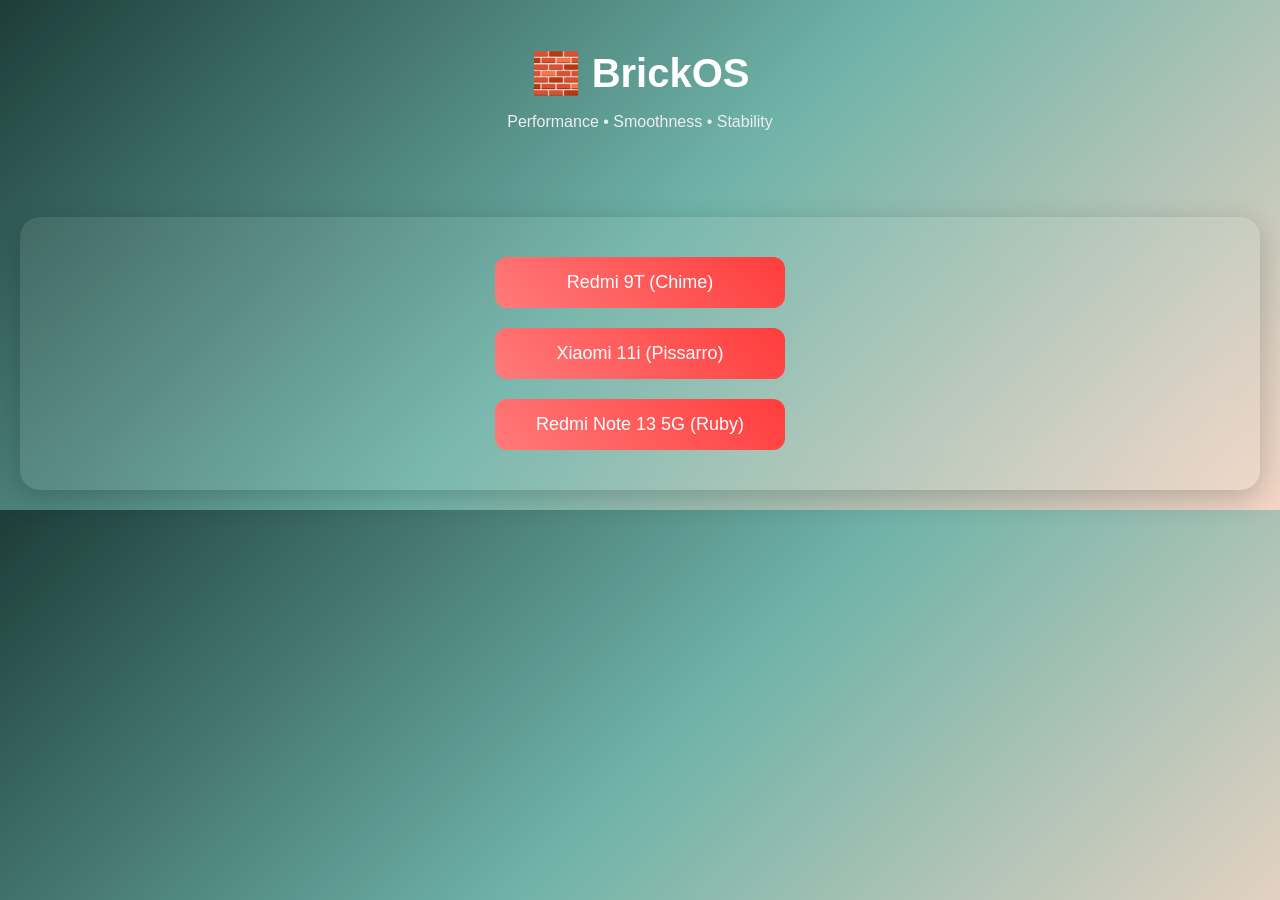
<file: Index.html>
<!DOCTYPE html>
<html lang="en">
<head>
<meta charset="UTF-8">
<title>BrickOS</title>

<style>
body {
  margin: 0;
  font-family: 'Segoe UI', sans-serif;
  background: linear-gradient(135deg, #1c3d3a, #6fb3a8, #f5d6c6);
  color: white;
  overflow-x: hidden;
}

/* Glass effect */
.glass {
  backdrop-filter: blur(20px);
  background: rgba(255,255,255,0.08);
  border-radius: 20px;
  padding: 20px;
  box-shadow: 0 8px 30px rgba(0,0,0,0.2);
}

/* Header */
header {
  text-align: center;
  padding: 50px 20px;
  animation: fadeDown 1s ease;
}

header h1 {
  font-size: 40px;
  margin: 0;
}

header p {
  color: #eee;
}

/* Buttons */
.btn {
  display: block;
  margin: 20px auto;
  width: 260px;
  padding: 15px;
  text-decoration: none;
  color: white;
  border-radius: 12px;
  text-align: center;
  font-size: 18px;
  transition: 0.3s;
  background: linear-gradient(45deg, #ff7a7a, #ff3c3c);
}

.btn:hover {
  transform: scale(1.05);
  box-shadow: 0 0 20px rgba(255,80,80,0.6);
}

/* Animations */
@keyframes fadeDown {
  from {opacity:0; transform: translateY(-40px);}
  to {opacity:1; transform: translateY(0);}
}
</style>
</head>

<body>

<header>
  <h1>🧱 BrickOS</h1>
  <p>Performance • Smoothness • Stability</p>
</header>

<div class="glass" style="margin:20px;">
  <a href="9t.html" class="btn">Redmi 9T (Chime)</a>
  <a href="11i.html" class="btn">Xiaomi 11i (Pissarro)</a>
  <a href="n13.html" class="btn">Redmi Note 13 5G (Ruby)</a>
</div>

</body>
</html>
</file>
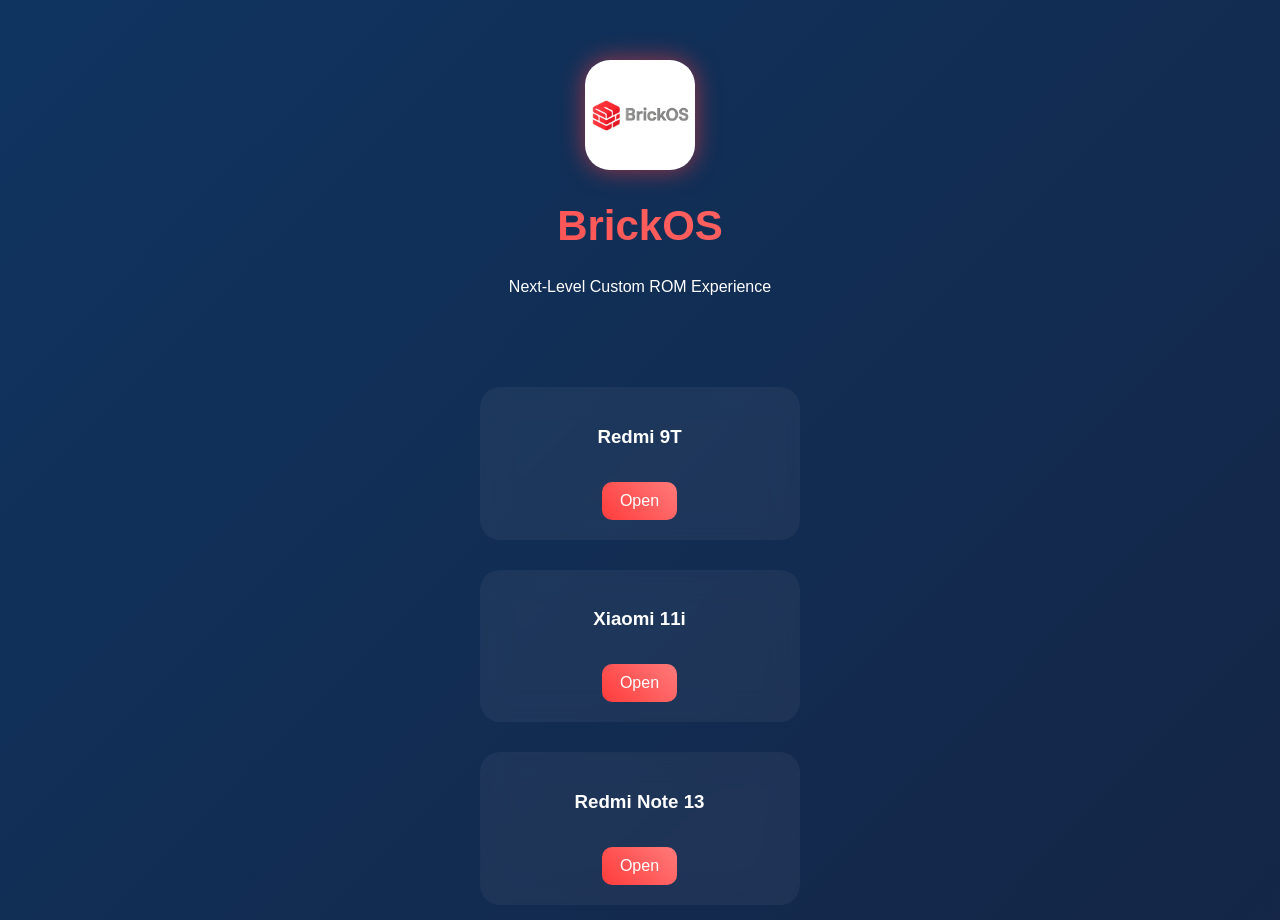
<file: index.html>
<!DOCTYPE html>
<html lang="en">
<head>
<meta charset="UTF-8">
<title>BrickOS</title>

<style>
body {
  margin: 0;
  font-family: 'Segoe UI', sans-serif;
  background: linear-gradient(-45deg, #0f0f0f, #1a1a2e, #16213e, #0f3460);
  background-size: 400% 400%;
  animation: gradientBG 10s ease infinite;
  color: white;
  overflow-x: hidden;
}

/* Background animation */
@keyframes gradientBG {
  0% {background-position: 0% 50%;}
  50% {background-position: 100% 50%;}
  100% {background-position: 0% 50%;}
}

/* PAGE TRANSITION STATES */
body.exit {
  transform: translateX(-100px) scale(0.95);
  opacity: 0;
  filter: blur(8px);
  transition: all 0.5s ease;
}

/* OVERLAY */
.overlay {
  position: fixed;
  top:0;
  left:0;
  width:100%;
  height:100%;
  background: #0f0f0f;
  opacity: 0;
  pointer-events: none;
  transition: 0.4s;
  z-index: 999;
}

.overlay.active {
  opacity: 1;
}

/* HEADER */
header {
  text-align: center;
  padding: 60px 20px;
}

/* LOGO */
.logo {
  width: 110px;
  border-radius: 25px;
  box-shadow: 0 0 25px rgba(255,60,60,0.6);
}

/* TITLE */
header h1 {
  font-size: 42px;
  background: linear-gradient(45deg, #ff3c3c, #ff7a7a);
  -webkit-background-clip: text;
  -webkit-text-fill-color: transparent;
}

/* CARDS */
.container {
  display: flex;
  flex-direction: column;
  align-items: center;
}

.card {
  width: 280px;
  margin: 15px;
  padding: 20px;
  border-radius: 20px;
  backdrop-filter: blur(15px);
  background: rgba(255,255,255,0.05);
  text-align: center;
  transition: 0.3s;
}

.card:hover {
  transform: translateY(-10px) scale(1.03);
  box-shadow: 0 0 25px rgba(255,60,60,0.6);
}

.btn {
  display: inline-block;
  margin-top: 15px;
  padding: 10px 18px;
  background: linear-gradient(45deg, #ff3c3c, #ff7a7a);
  border-radius: 10px;
  text-decoration: none;
  color: white;
}
</style>
</head>

<body>

<div class="overlay" id="overlay"></div>

<header>
  <img src="Images/logo.jpg" class="logo">
  <h1>BrickOS</h1>
  <p>Next-Level Custom ROM Experience</p>
</header>

<div class="container">

  <div class="card">
    <h3>Redmi 9T</h3>
    <a href="9t.html" class="btn nav">Open</a>
  </div>

  <div class="card">
    <h3>Xiaomi 11i</h3>
    <a href="11i.html" class="btn nav">Open</a>
  </div>

  <div class="card">
    <h3>Redmi Note 13</h3>
    <a href="n13.html" class="btn nav">Open</a>
  </div>

</div>

<script>
const overlay = document.getElementById("overlay");

document.querySelectorAll(".nav").forEach(link => {
  link.addEventListener("click", function(e) {
    e.preventDefault();
    const url = this.href;

    overlay.classList.add("active");
    document.body.classList.add("exit");

    setTimeout(() => {
      window.location.href = url;
    }, 450);
  });
});
</script>

</body>
</html>
</file>
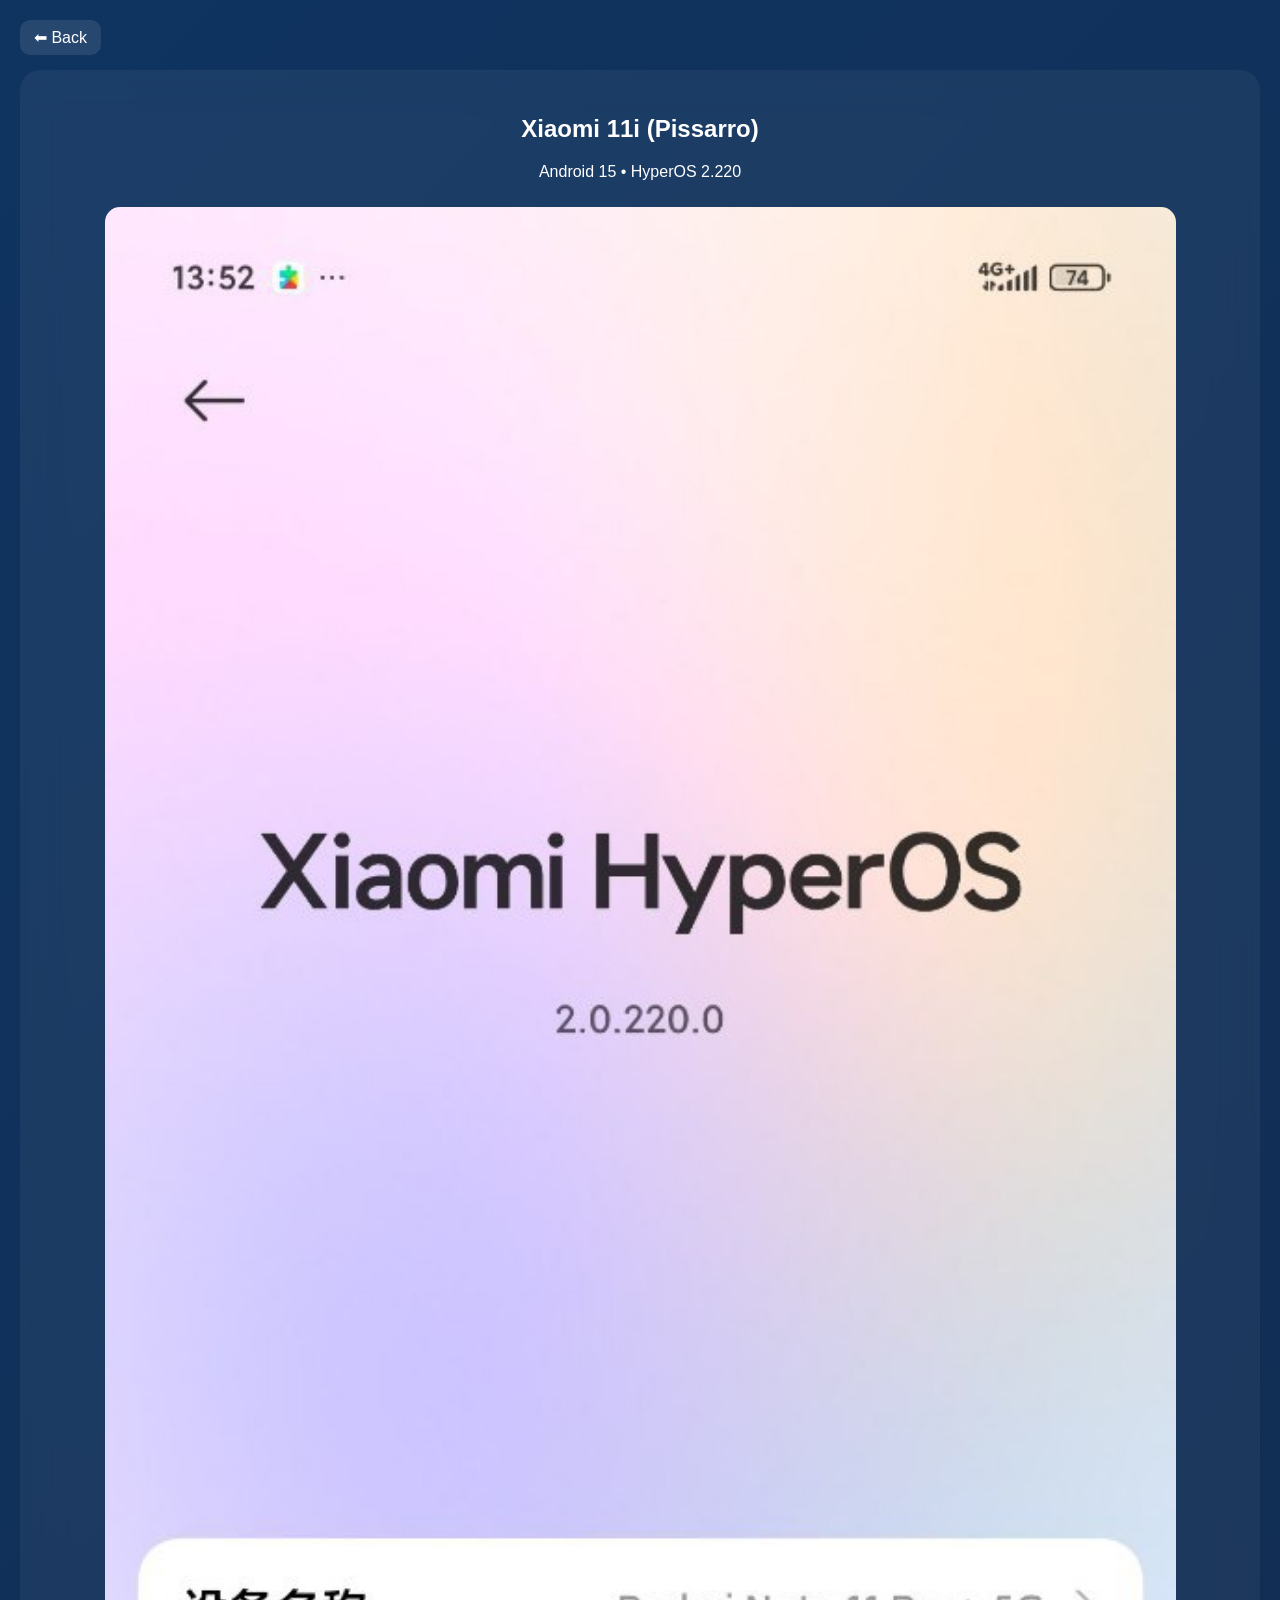
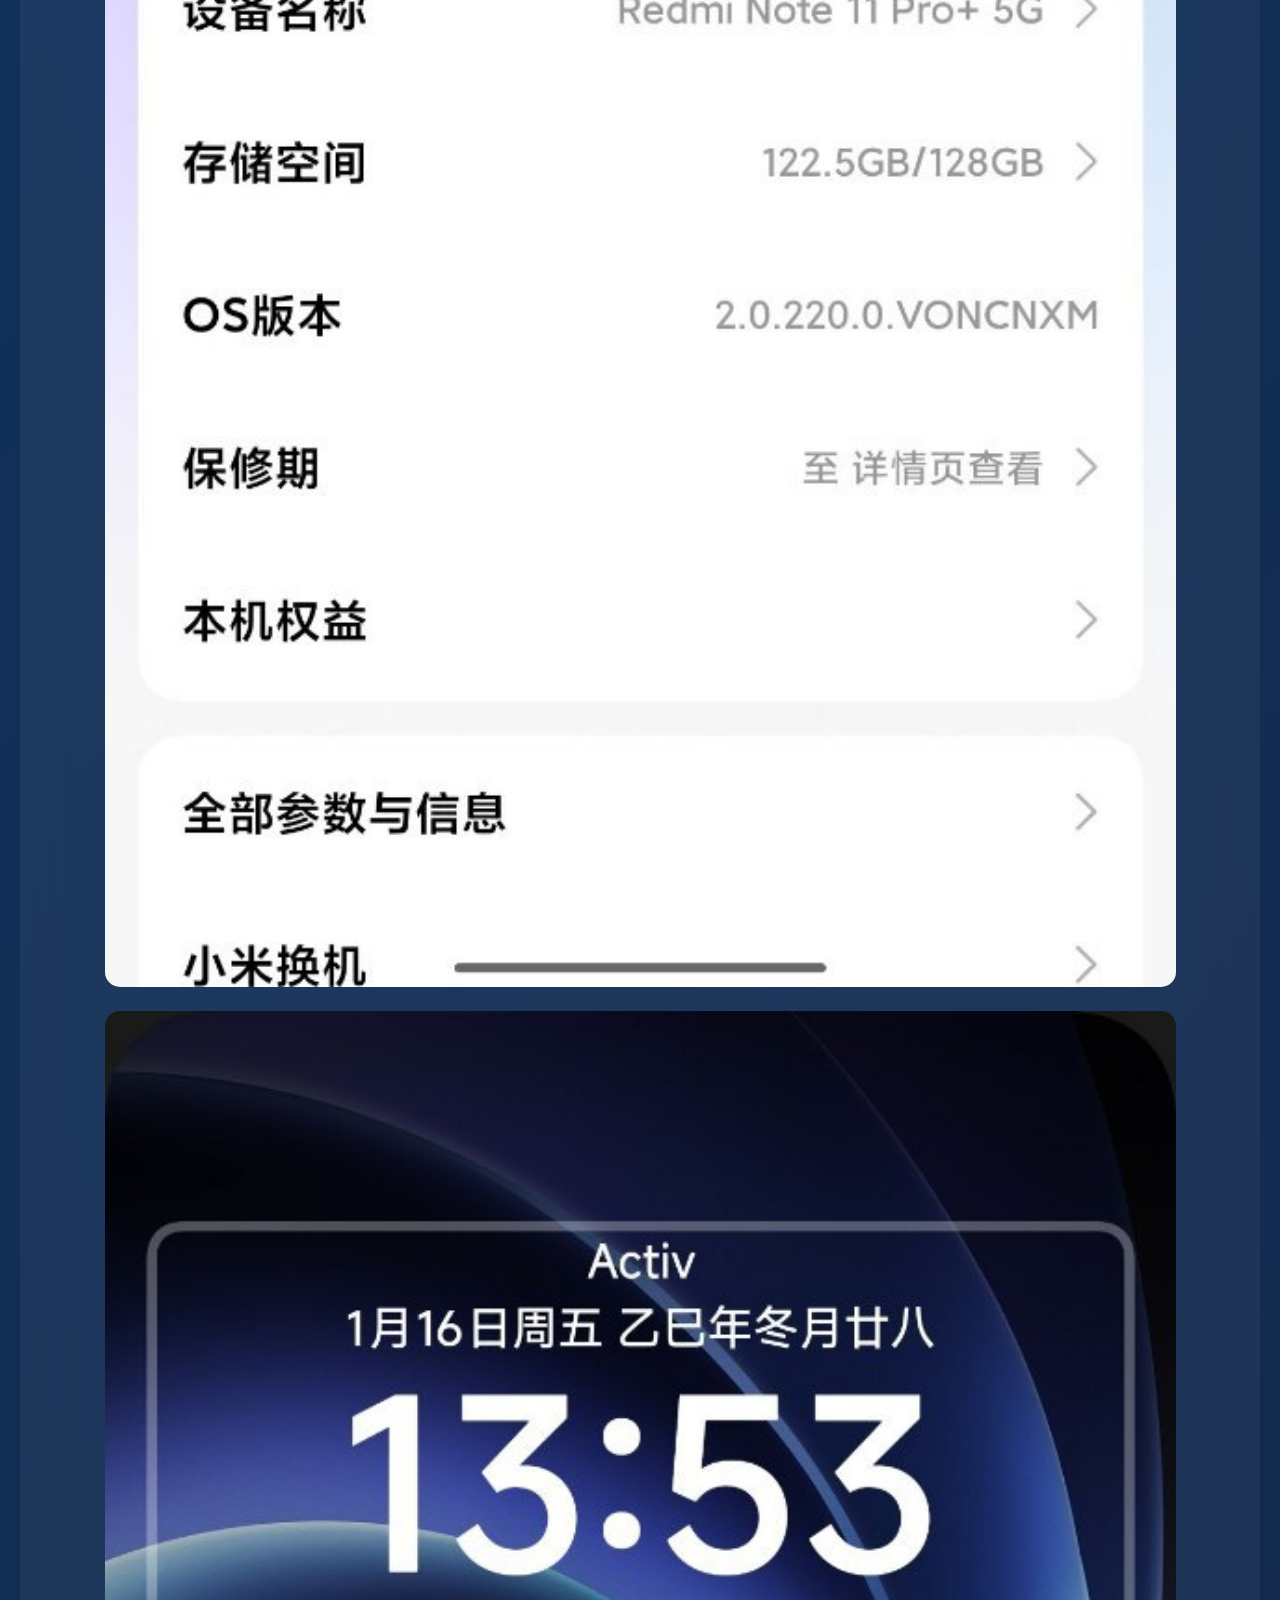
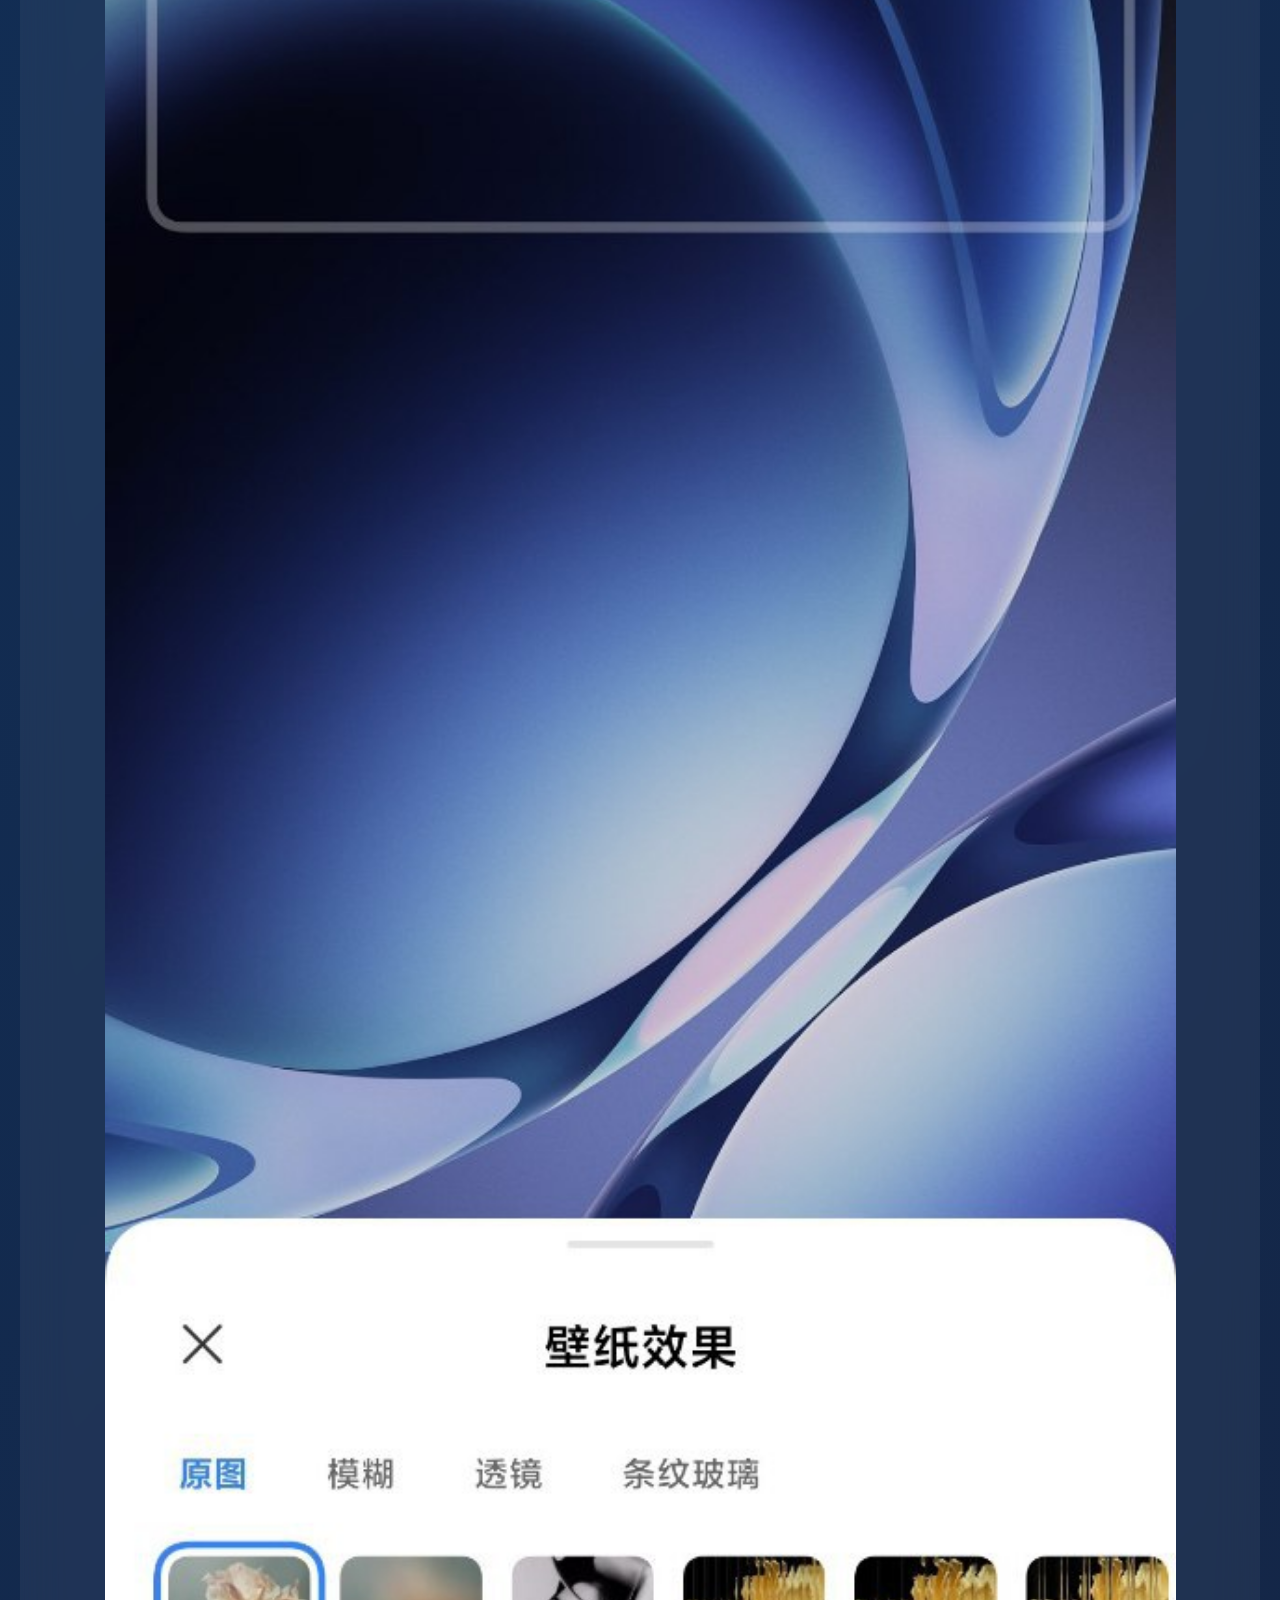
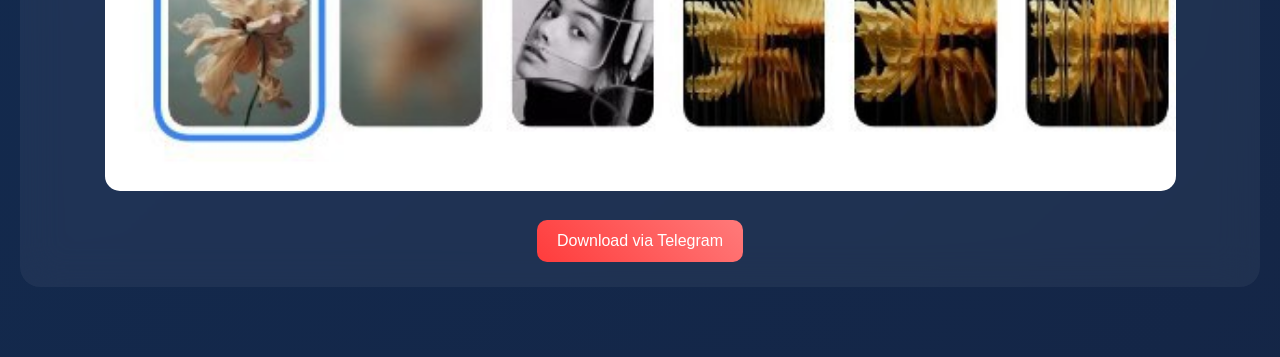
<file: 11i.html>
<!DOCTYPE html>
<html lang="en">
<head>
<meta charset="UTF-8">
<title>BrickOS - Xiaomi 11i</title>

<style>
body {
  margin: 0;
  font-family: 'Segoe UI', sans-serif;
  background: linear-gradient(-45deg, #0f0f0f, #1a1a2e, #16213e, #0f3460);
  background-size: 400% 400%;
  animation: gradientBG 10s ease infinite;
  color: white;
}

@keyframes gradientBG {
  0% {background-position: 0% 50%;}
  50% {background-position: 100% 50%;}
  100% {background-position: 0% 50%;}
}

.back {
  position: absolute;
  top: 20px;
  left: 20px;
  text-decoration: none;
  color: white;
  padding: 8px 14px;
  border-radius: 10px;
  background: rgba(255,255,255,0.1);
  backdrop-filter: blur(10px);
}

.container {
  padding: 70px 20px;
  text-align: center;
}

.card {
  backdrop-filter: blur(20px);
  background: rgba(255,255,255,0.05);
  border-radius: 20px;
  padding: 25px;
  animation: fadeUp 1s ease;
}

.rom-img {
  width: 90%;
  border-radius: 15px;
  margin: 10px 0;
  transition: 0.3s;
}

.rom-img:hover {
  transform: scale(1.05);
}

.btn {
  display: inline-block;
  margin-top: 15px;
  padding: 12px 20px;
  background: linear-gradient(45deg, #ff3c3c, #ff7a7a);
  border-radius: 10px;
  text-decoration: none;
  color: white;
}

@keyframes fadeUp {
  from {opacity:0; transform: translateY(40px);}
  to {opacity:1; transform: translateY(0);}
}
</style>
</head>

<body>

<a href="index.html" class="back">⬅ Back</a>

<div class="container">
  <div class="card">
    <h2>Xiaomi 11i (Pissarro)</h2>
    <p>Android 15 • HyperOS 2.220</p>

    <img src="Images/11i_1.jpg" class="rom-img">
    <img src="Images/11i_2.jpg" class="rom-img">

    <a href="https://t.me/BrickOS_team/211" class="btn">Download via Telegram</a>
  </div>
</div>

</body>
</html>
</file>
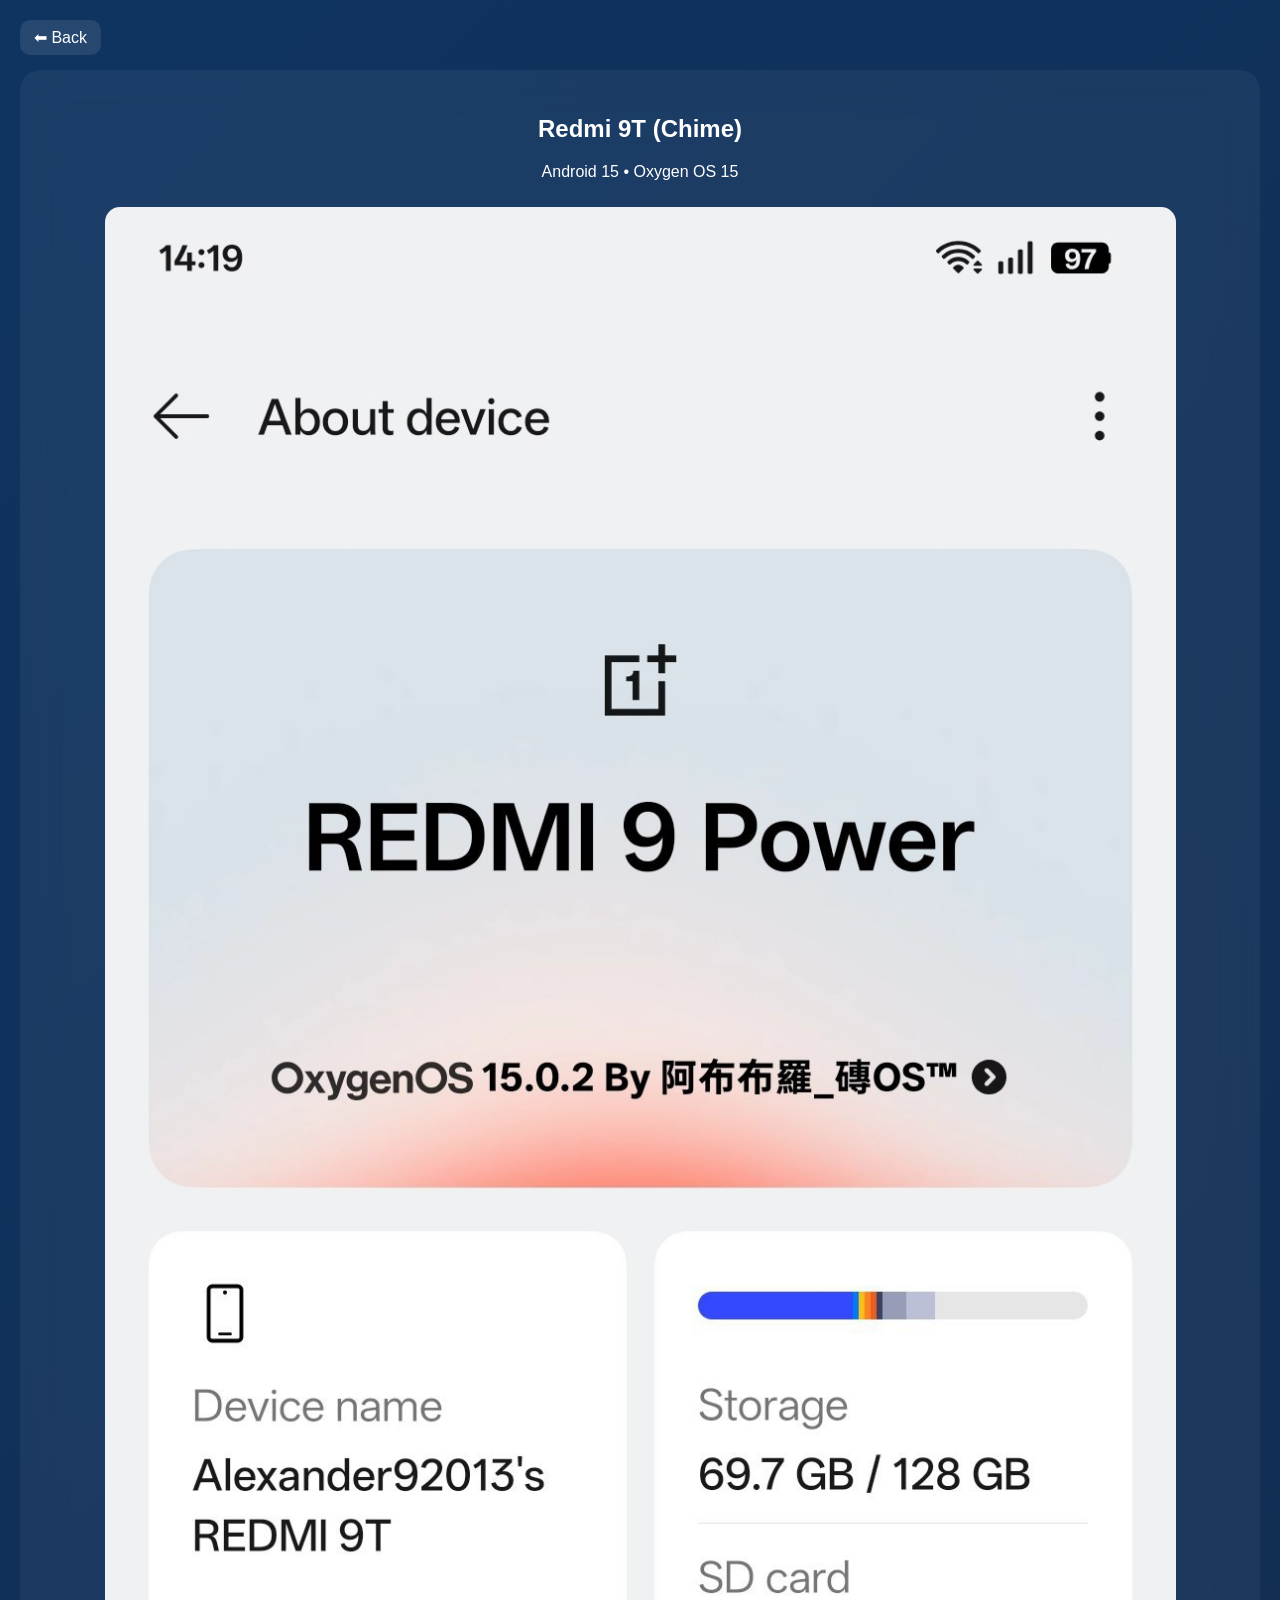
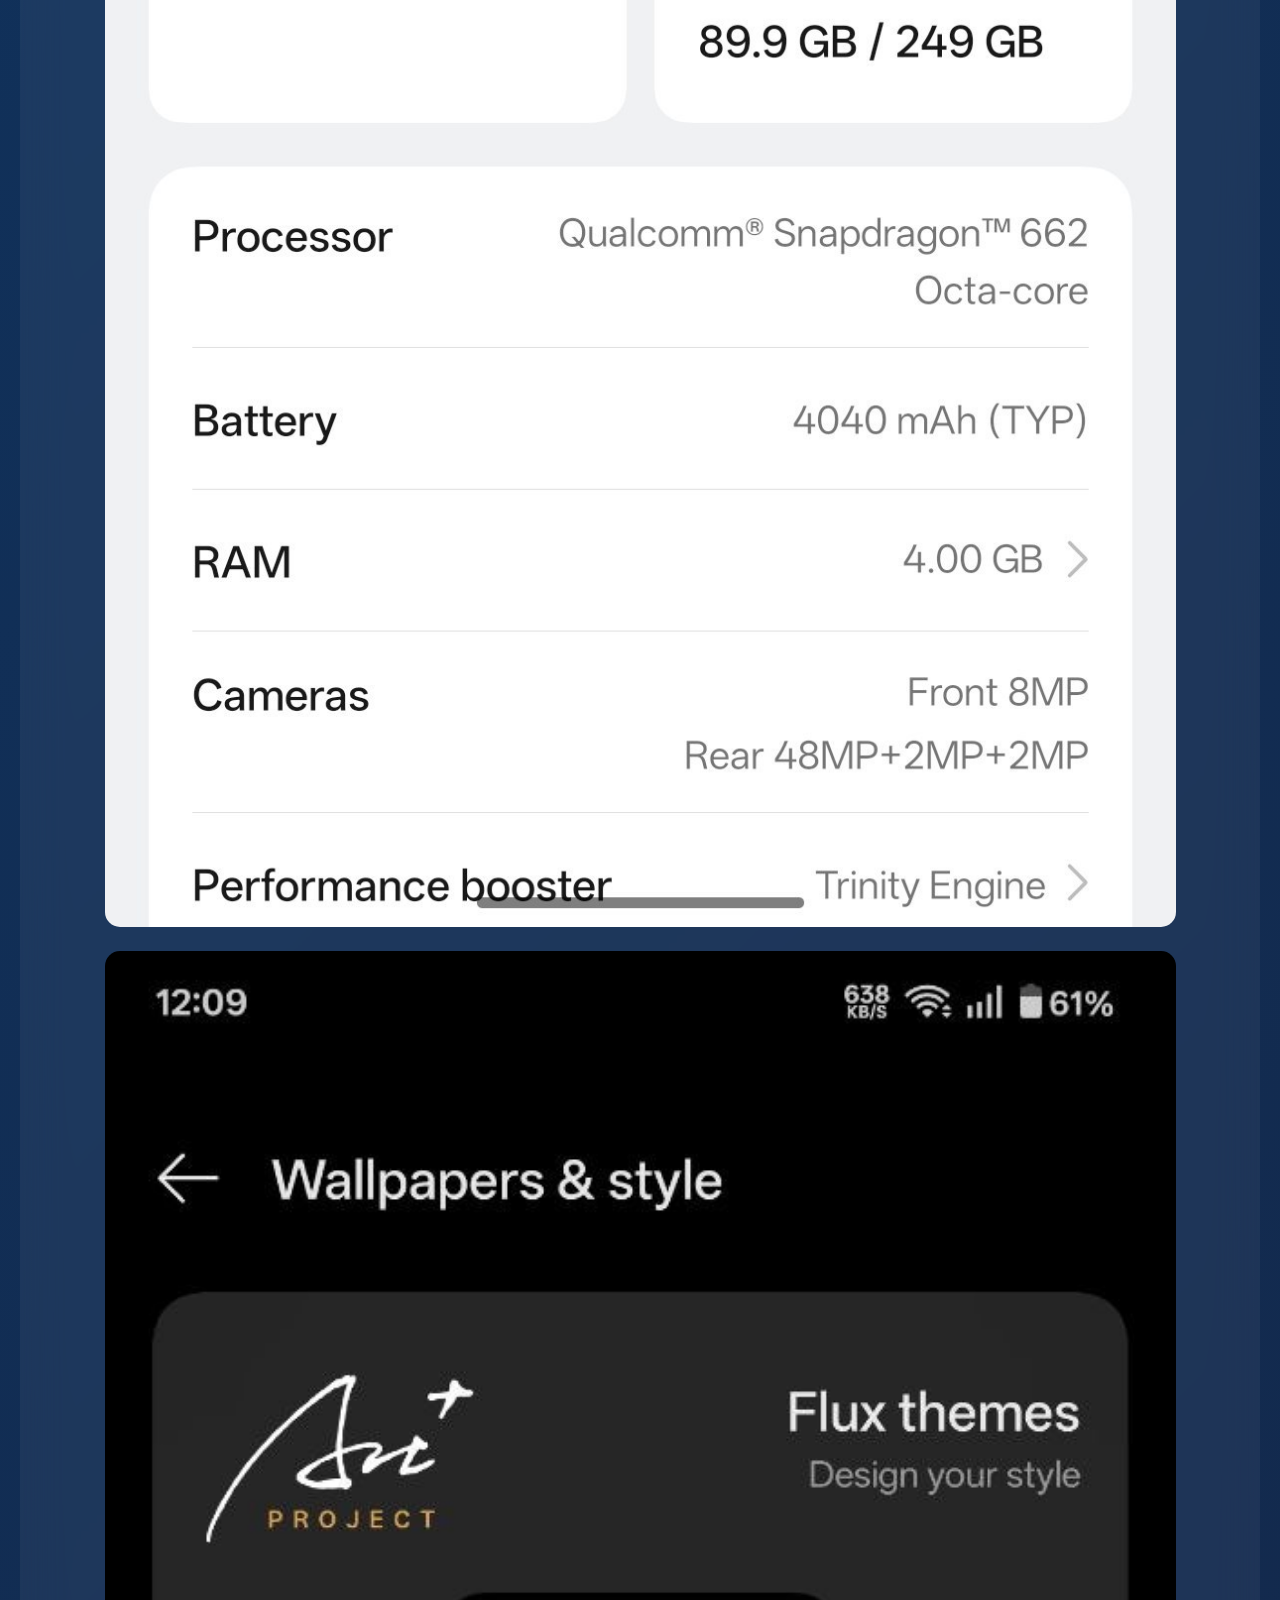
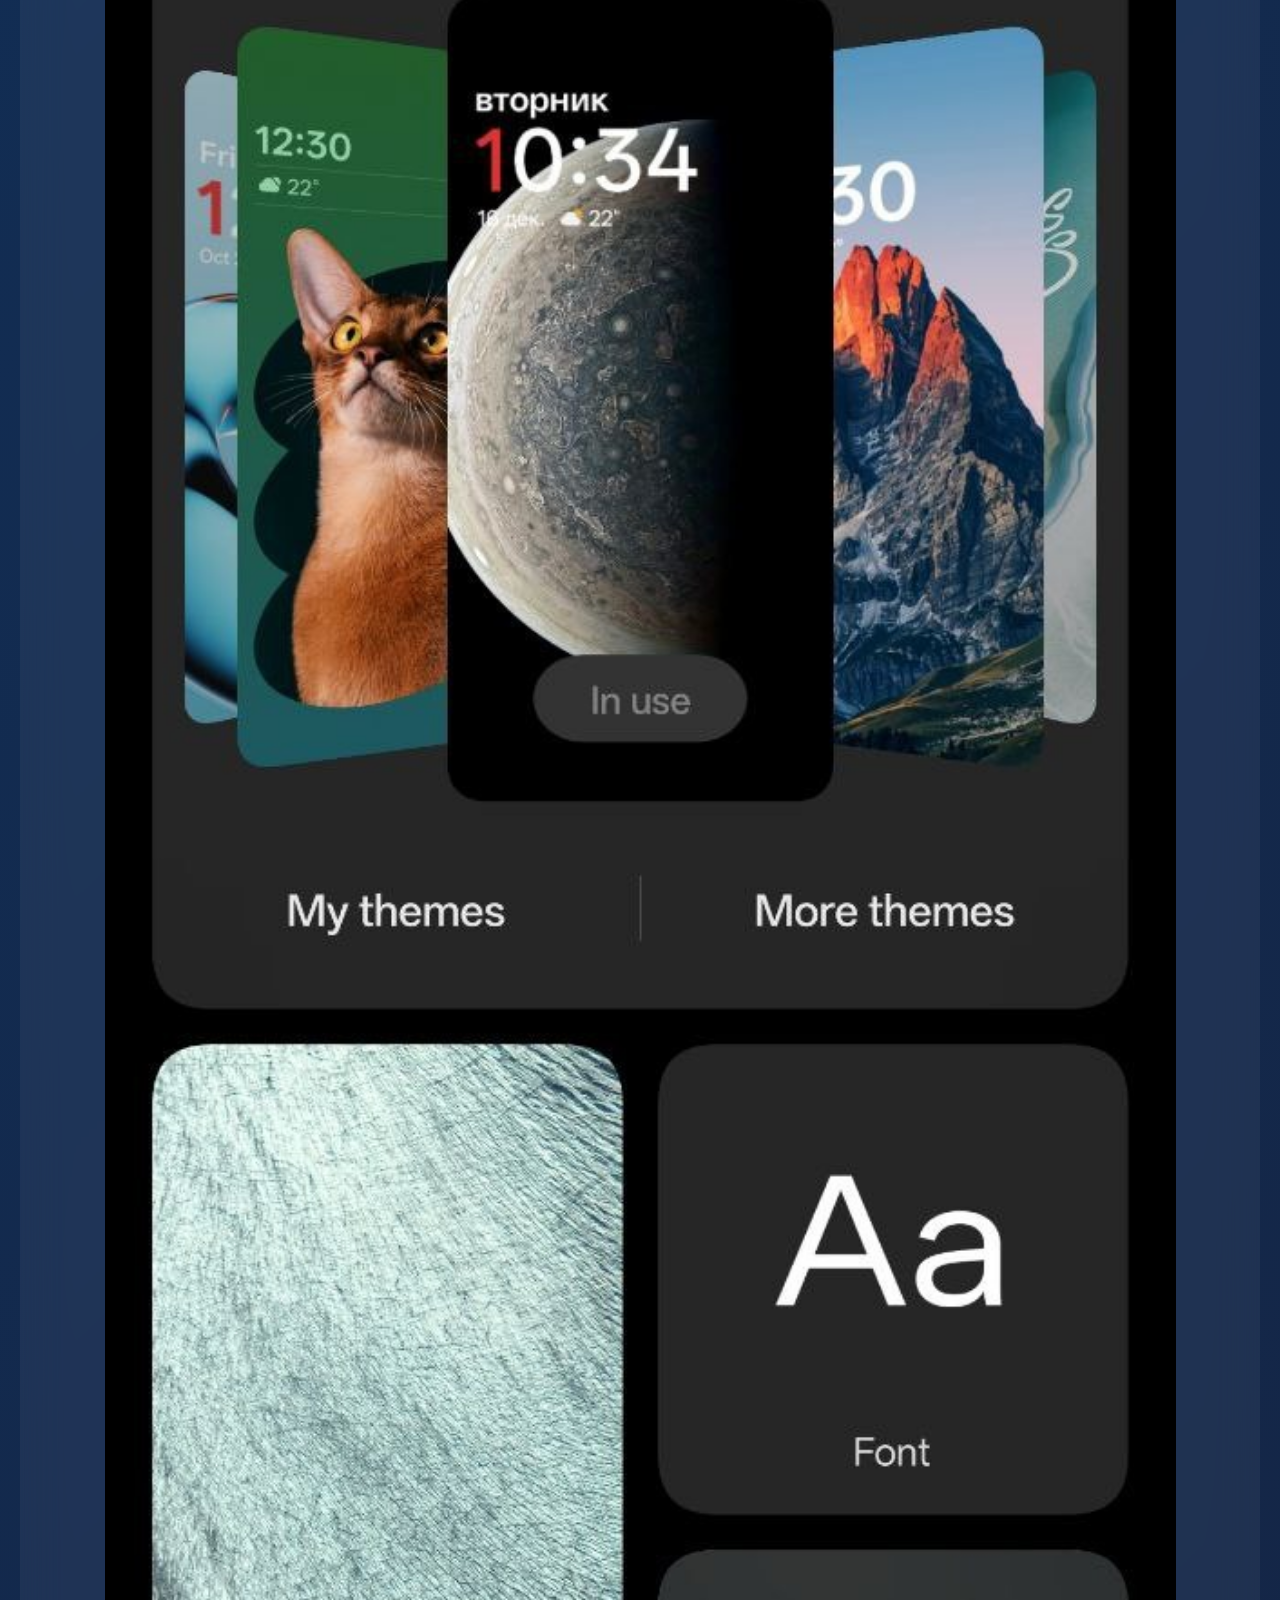
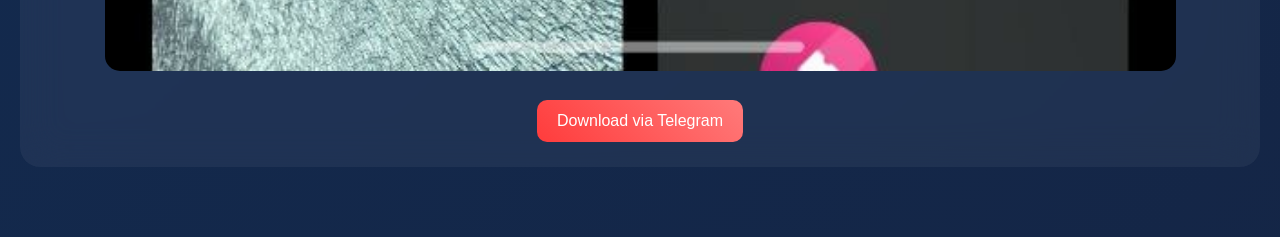
<file: 9t.html>
<!DOCTYPE html>
<html lang="en">
<head>
<meta charset="UTF-8">
<title>BrickOS - Redmi 9T</title>

<style>
body {
  margin: 0;
  font-family: 'Segoe UI', sans-serif;
  background: linear-gradient(-45deg, #0f0f0f, #1a1a2e, #16213e, #0f3460);
  background-size: 400% 400%;
  animation: gradientBG 10s ease infinite;
  color: white;
}

/* Background animation */
@keyframes gradientBG {
  0% {background-position: 0% 50%;}
  50% {background-position: 100% 50%;}
  100% {background-position: 0% 50%;}
}

/* Back button */
.back {
  position: absolute;
  top: 20px;
  left: 20px;
  text-decoration: none;
  color: white;
  padding: 8px 14px;
  border-radius: 10px;
  background: rgba(255,255,255,0.1);
  backdrop-filter: blur(10px);
}

/* Container */
.container {
  padding: 70px 20px;
  text-align: center;
}

/* Card */
.card {
  backdrop-filter: blur(20px);
  background: rgba(255,255,255,0.05);
  border-radius: 20px;
  padding: 25px;
  animation: fadeUp 1s ease;
}

/* Images */
.rom-img {
  width: 90%;
  border-radius: 15px;
  margin: 10px 0;
  transition: 0.3s;
}

.rom-img:hover {
  transform: scale(1.05);
}

/* Button */
.btn {
  display: inline-block;
  margin-top: 15px;
  padding: 12px 20px;
  background: linear-gradient(45deg, #ff3c3c, #ff7a7a);
  border-radius: 10px;
  text-decoration: none;
  color: white;
}

/* Animation */
@keyframes fadeUp {
  from {opacity:0; transform: translateY(40px);}
  to {opacity:1; transform: translateY(0);}
}
</style>
</head>

<body>

<a href="index.html" class="back">⬅ Back</a>

<div class="container">
  <div class="card">
    <h2>Redmi 9T (Chime)</h2>
    <p>Android 15 • Oxygen OS 15 </p>

    <img src="Images/9t1.jpg" class="rom-img">
    <img src="Images/9t2.jpg" class="rom-img">

    <a href="https://t.me/BrickOS_team/49" class="btn">Download via Telegram</a>
  </div>
</div>

</body>
</html>
</file>
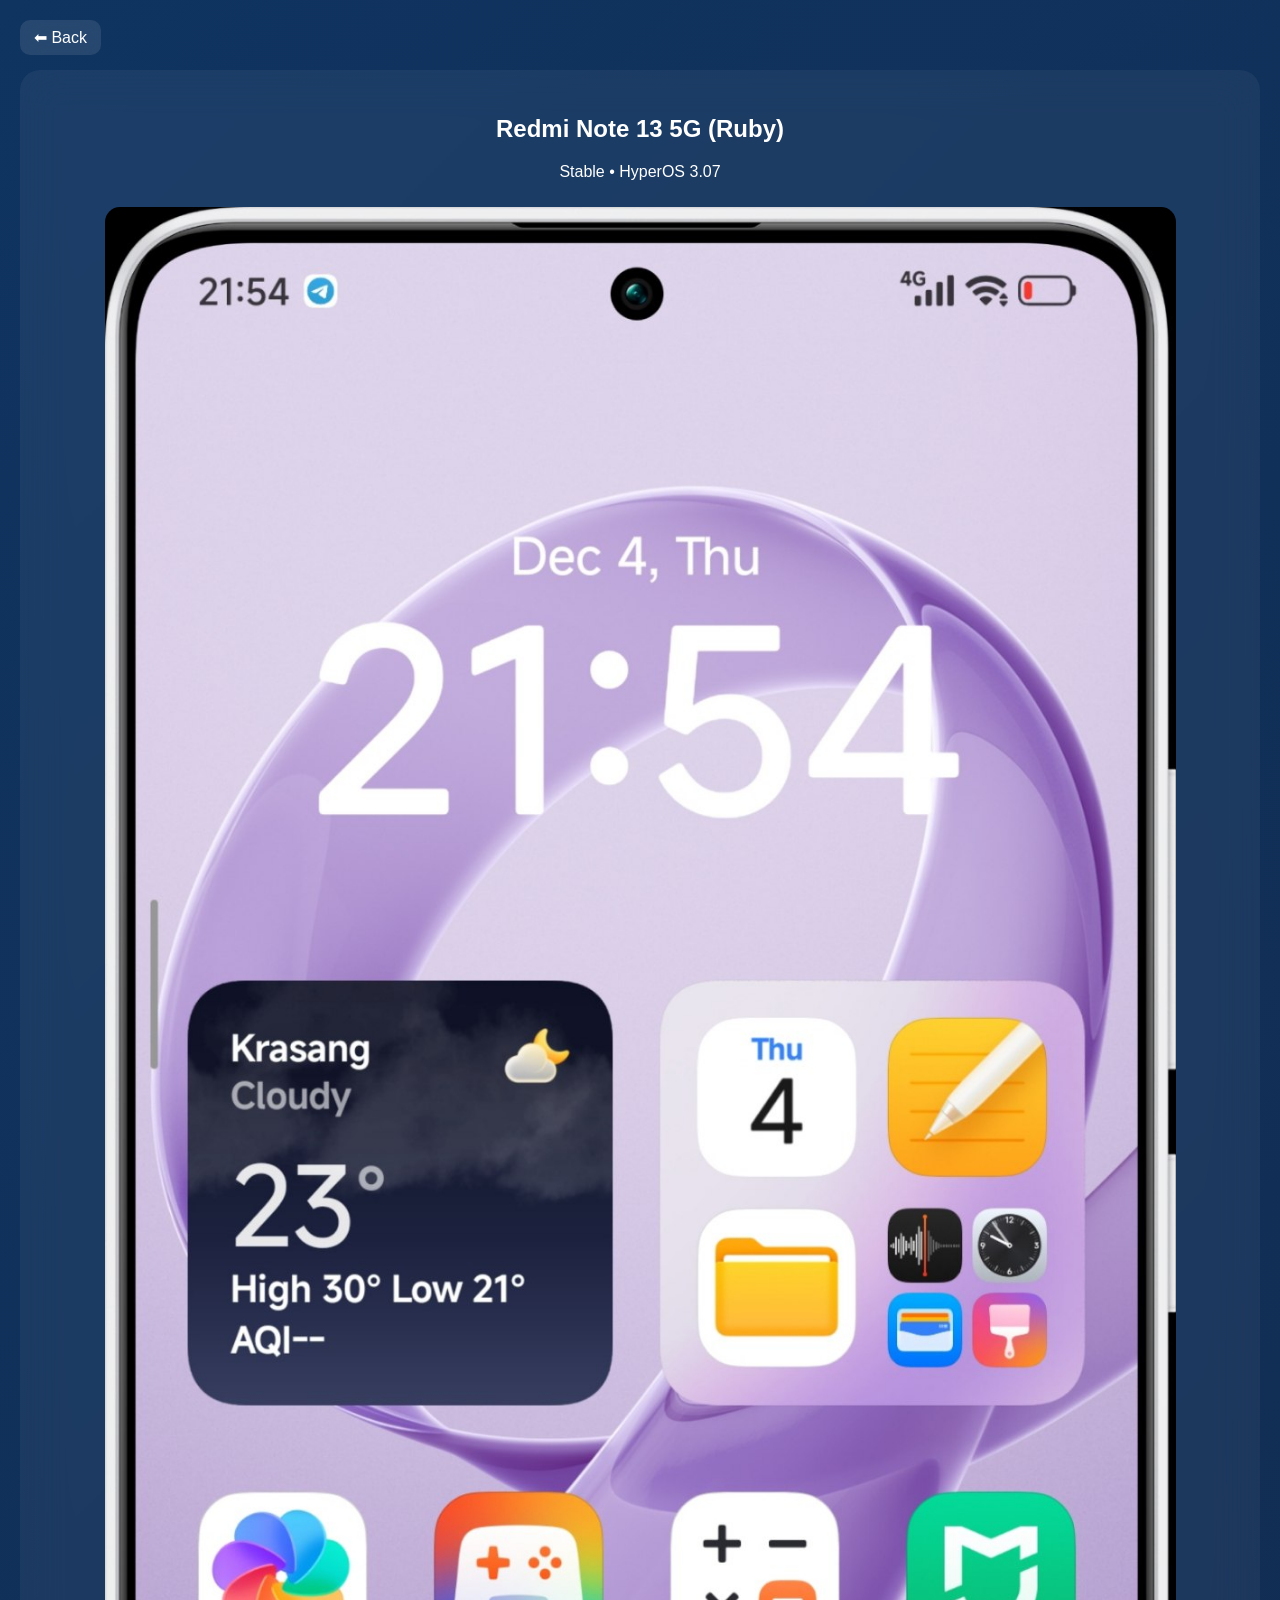
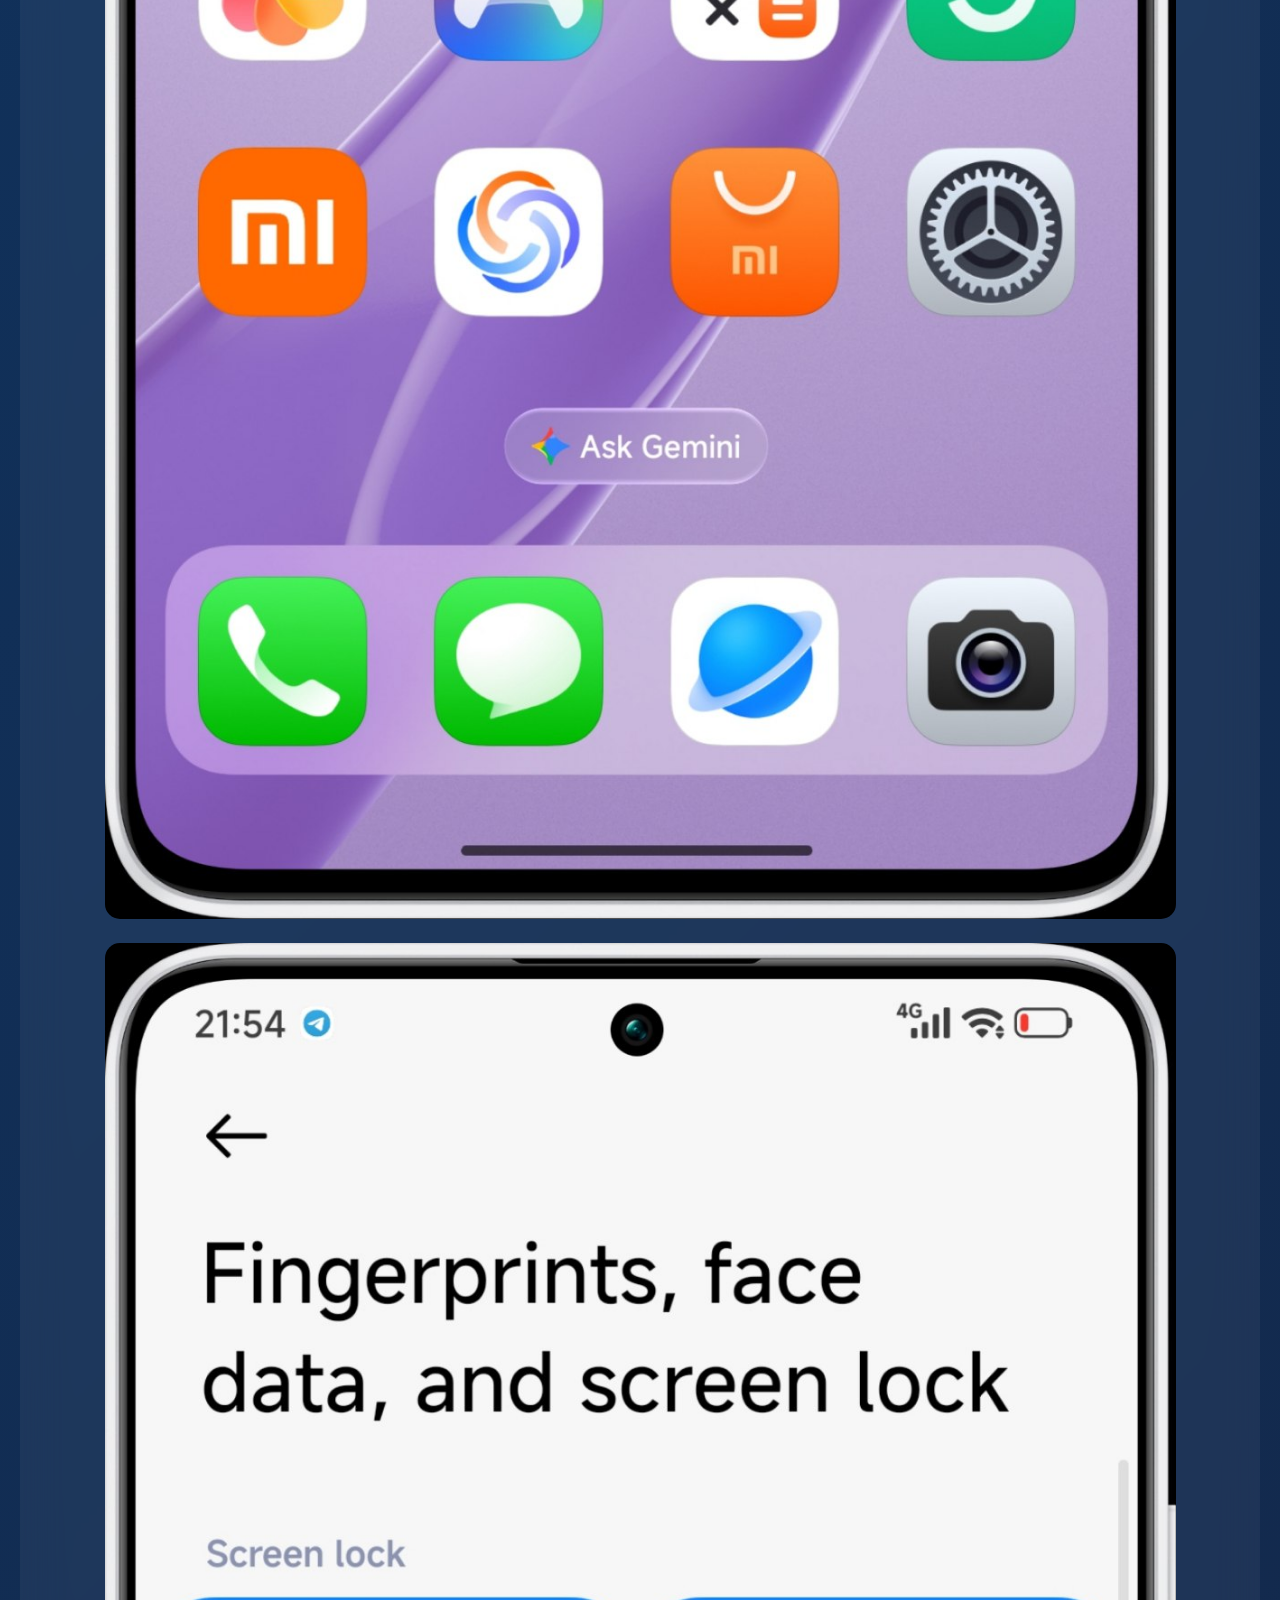
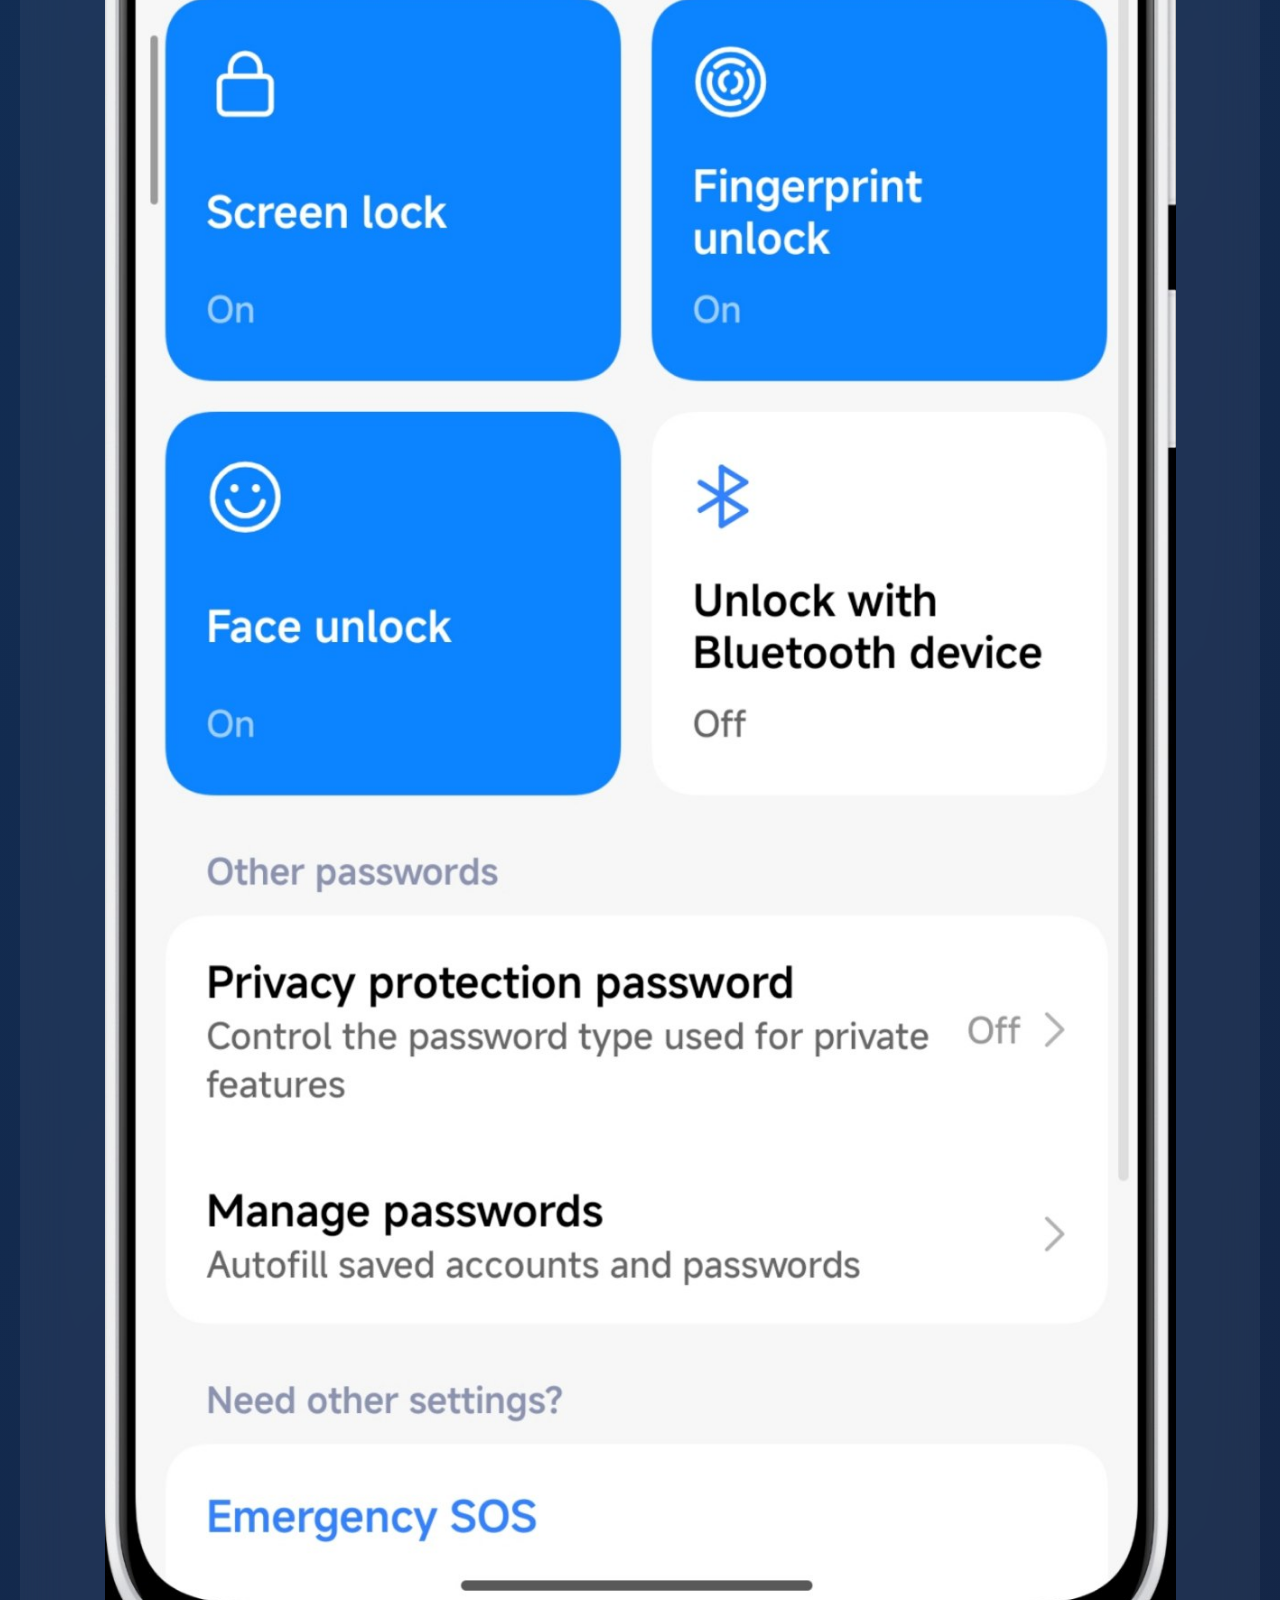
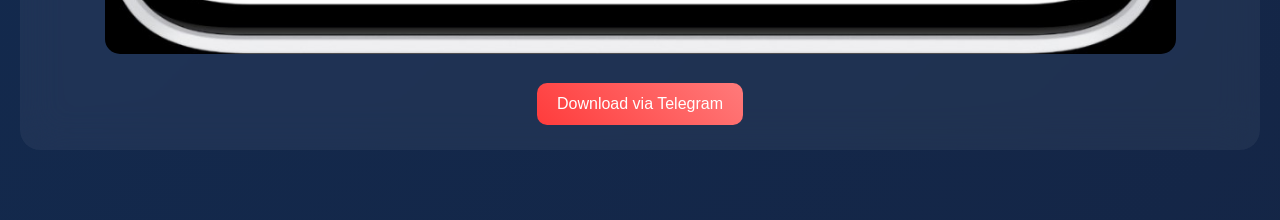
<file: n13.html>
<!DOCTYPE html>
<html lang="en">
<head>
<meta charset="UTF-8">
<title>BrickOS - Redmi Note 13 5G</title>

<style>
body {
  margin: 0;
  font-family: 'Segoe UI', sans-serif;
  background: linear-gradient(-45deg, #0f0f0f, #1a1a2e, #16213e, #0f3460);
  background-size: 400% 400%;
  animation: gradientBG 10s ease infinite;
  color: white;
}

@keyframes gradientBG {
  0% {background-position: 0% 50%;}
  50% {background-position: 100% 50%;}
  100% {background-position: 0% 50%;}
}

.back {
  position: absolute;
  top: 20px;
  left: 20px;
  text-decoration: none;
  color: white;
  padding: 8px 14px;
  border-radius: 10px;
  background: rgba(255,255,255,0.1);
  backdrop-filter: blur(10px);
}

.container {
  padding: 70px 20px;
  text-align: center;
}

.card {
  backdrop-filter: blur(20px);
  background: rgba(255,255,255,0.05);
  border-radius: 20px;
  padding: 25px;
  animation: fadeUp 1s ease;
}

.rom-img {
  width: 90%;
  border-radius: 15px;
  margin: 10px 0;
  transition: 0.3s;
}

.rom-img:hover {
  transform: scale(1.05);
}

.btn {
  display: inline-block;
  margin-top: 15px;
  padding: 12px 20px;
  background: linear-gradient(45deg, #ff3c3c, #ff7a7a);
  border-radius: 10px;
  text-decoration: none;
  color: white;
}

@keyframes fadeUp {
  from {opacity:0; transform: translateY(40px);}
  to {opacity:1; transform: translateY(0);}
}
</style>
</head>

<body>

<a href="index.html" class="back">⬅ Back</a>

<div class="container">
  <div class="card">
    <h2>Redmi Note 13 5G (Ruby)</h2>
    <p>Stable • HyperOS 3.07</p>

    <img src="Images/n13_1.jpg" class="rom-img">
    <img src="Images/n13_2.jpg" class="rom-img">

    <a href="https://t.me/BrickOS_team/338" class="btn">Download via Telegram</a>
  </div>
</div>

</body>
</html>
</file>
